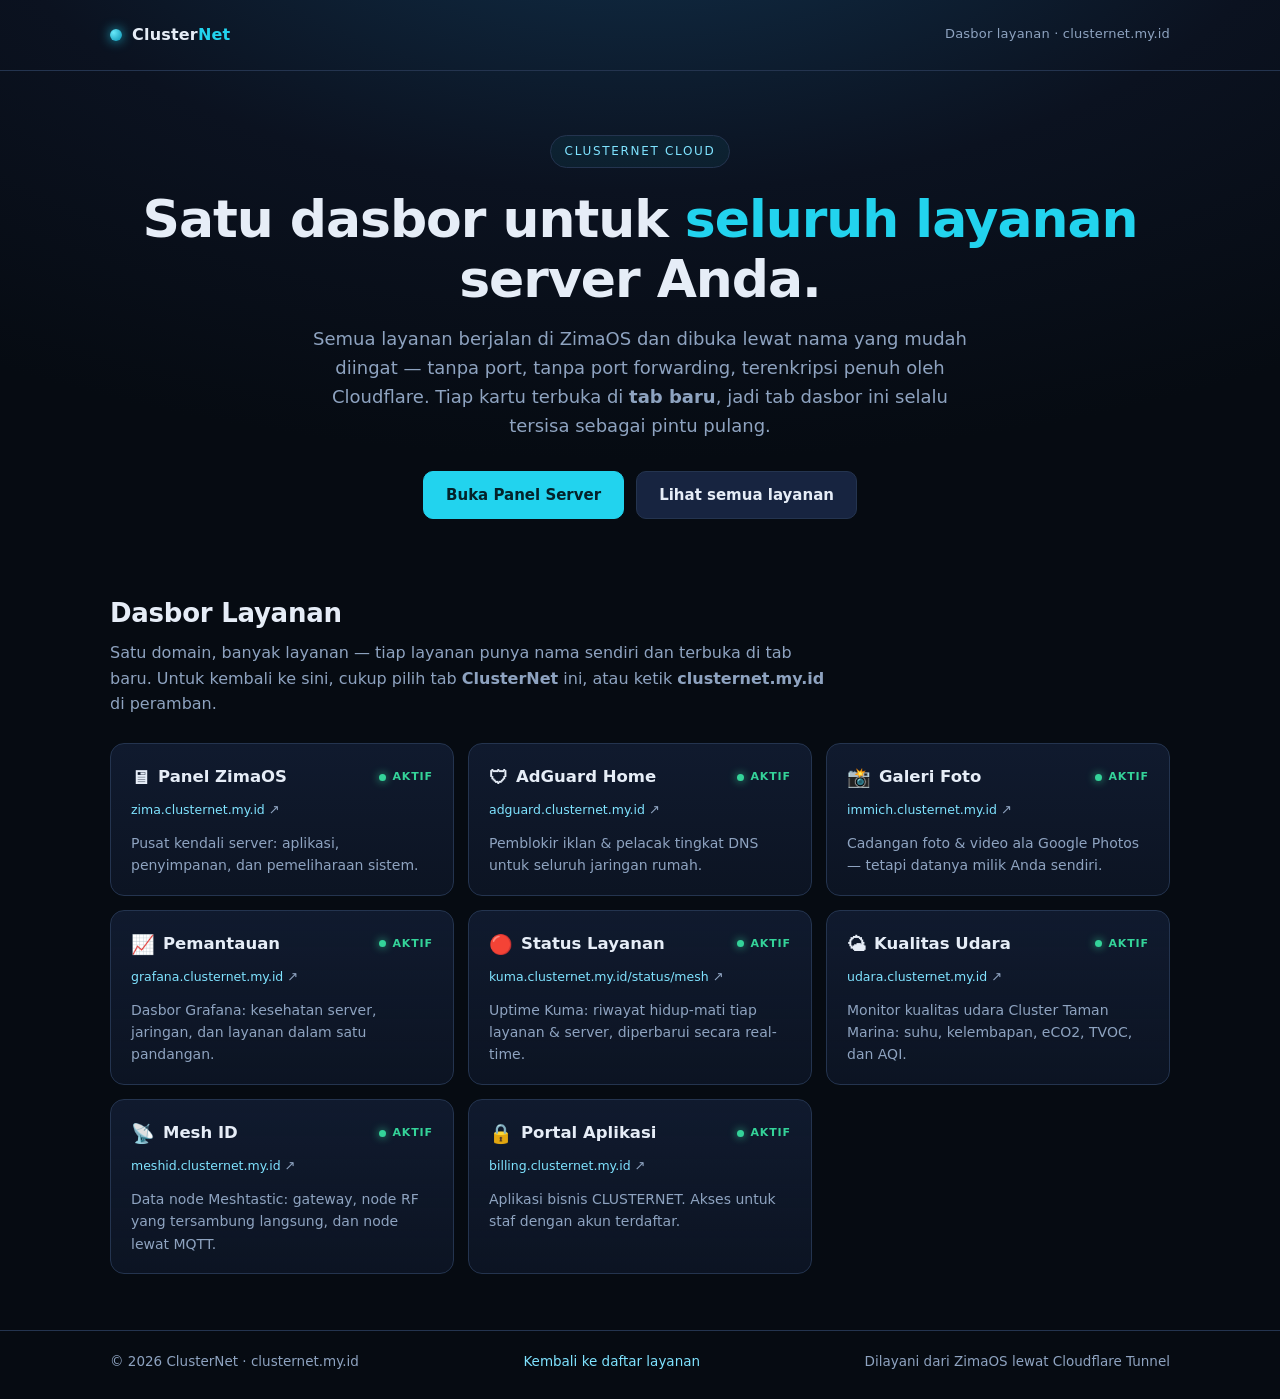
<file: zima-hosting/situs/index.html>
<!doctype html>
<html lang="id">
<head>
<meta charset="utf-8">
<meta name="viewport" content="width=device-width, initial-scale=1">
<title>ClusterNet — Dasbor Layanan</title>
<meta name="description" content="ClusterNet Cloud: satu dasbor untuk semua layanan ZimaOS (panel server, foto, pemantauan, AdGuard, billing) — dijangkau dari mana saja lewat Cloudflare, tanpa port forwarding.">
<link rel="icon" href="data:image/svg+xml,%3Csvg xmlns='http://www.w3.org/2000/svg' viewBox='0 0 32 32'%3E%3Crect width='32' height='32' rx='7' fill='%230b1220'/%3E%3Ccircle cx='16' cy='16' r='7' fill='%2322d3ee'/%3E%3C/svg%3E">
<style>
  :root {
    color-scheme: dark;
    --bg: #0b1220; --bg2: #060b12; --panel: #101a2e; --panel2: #172440;
    --line: #24344f; --text: #e6edf7; --muted: #8ea3c0;
    --cyan: #22d3ee; --cyan-dim: #7fe3ff; --green: #34d399;
  }
  * { box-sizing: border-box; }
  body {
    margin: 0; background: radial-gradient(1200px 600px at 50% -10%, #11324d 0%, var(--bg) 55%, var(--bg2) 100%);
    color: var(--text); font: 16px/1.6 system-ui, "Segoe UI", Roboto, sans-serif;
    min-height: 100vh; display: flex; flex-direction: column;
  }
  a { color: var(--cyan-dim); text-decoration: none; }
  a:hover { text-decoration: underline; }
  .wrap { width: min(1060px, 92%); margin: 0 auto; }

  header { padding: 22px 0; border-bottom: 1px solid var(--line); }
  .merek { display: flex; align-items: center; gap: 10px; font-weight: 700; letter-spacing: .2px; }
  .merek .keterangan { margin-left: auto; font-weight: 400; font-size: 13px; color: var(--muted); }
  .titik { width: 12px; height: 12px; border-radius: 50%;
           background: radial-gradient(circle at 30% 30%, #67e8f9, #0891b2);
           box-shadow: 0 0 12px rgba(34,211,238,.8); }

  main { flex: 1; }
  .hero { text-align: center; padding: 64px 0 40px; }
  .badge { display: inline-block; font-size: 12px; letter-spacing: .14em; text-transform: uppercase;
           color: var(--cyan-dim); border: 1px solid var(--line); border-radius: 999px;
           padding: 6px 14px; margin-bottom: 22px; background: rgba(34,211,238,.06); }
  h1 { font-size: clamp(30px, 6vw, 52px); line-height: 1.15; margin: 0 0 16px; letter-spacing: -0.02em; }
  h1 em { font-style: normal; color: var(--cyan); }
  .hero p { color: var(--muted); font-size: clamp(15px, 2.4vw, 18px); max-width: 660px; margin: 0 auto 30px; }
  .tombol { display: inline-flex; gap: 12px; flex-wrap: wrap; justify-content: center; }
  .btn { padding: 11px 22px; border-radius: 10px; font-weight: 600; font-size: 15px;
         border: 1px solid var(--line); color: var(--text); background: var(--panel2);
         transition: border-color .15s, transform .15s; }
  .btn:hover { border-color: var(--cyan); text-decoration: none; transform: translateY(-1px); }
  .btn.utama { background: var(--cyan); border-color: var(--cyan); color: #04222a; }

  h2 { font-size: clamp(20px, 3.6vw, 26px); margin: 0 0 6px; letter-spacing: -0.01em; }
  .sub2 { color: var(--muted); margin: 0 0 26px; max-width: 720px; }
  .layanan { padding: 34px 0 56px; }
  .grid { display: grid; grid-template-columns: repeat(auto-fit, minmax(280px, 1fr)); gap: 14px; }
  .kartu { display: block; background: linear-gradient(180deg, var(--panel), rgba(16,26,46,.6));
           border: 1px solid var(--line); border-radius: 14px; padding: 18px 20px;
           color: var(--text); transition: border-color .15s, transform .15s, box-shadow .15s; }
  .kartu:hover { border-color: var(--cyan); transform: translateY(-2px);
                 box-shadow: 0 8px 24px rgba(0,0,0,.35); text-decoration: none; }
  .kartu h3 { margin: 0 0 4px; font-size: 16.5px; display: flex; align-items: center; gap: 8px; }
  .kartu .url { color: var(--cyan-dim); font-size: 12.5px; word-break: break-all; }
  .kartu p { color: var(--muted); font-size: 14px; margin: 10px 0 0; }
  .status { display: inline-flex; align-items: center; gap: 6px; margin-left: auto;
            font-size: 11px; letter-spacing: .08em; text-transform: uppercase; color: var(--green); }
  .status::before { content: ""; width: 7px; height: 7px; border-radius: 50%; background: var(--green);
                    box-shadow: 0 0 8px rgba(52,211,153,.9); }
  .ikon { font-size: 19px; }
  .luar { color: var(--muted); font-size: 13px; font-weight: 400; }
  .catatan-muat { color: var(--muted); font-size: 14px; margin: 0; }

  footer { border-top: 1px solid var(--line); padding: 20px 0 26px; color: var(--muted); font-size: 13.5px; }
  footer .wrap { display: flex; flex-wrap: wrap; gap: 10px 22px; justify-content: space-between; align-items: center; }
</style>
</head>
<body>
  <header>
    <div class="wrap merek">
      <span class="titik" aria-hidden="true"></span>
      <span>Cluster<span style="color:var(--cyan)">Net</span></span>
      <span class="keterangan">Dasbor layanan &middot; clusternet.my.id</span>
    </div>
  </header>

  <main>
    <section class="hero wrap">
      <span class="badge">ClusterNet Cloud</span>
      <h1>Satu dasbor untuk <em>seluruh layanan</em> server Anda.</h1>
      <p>Semua layanan berjalan di ZimaOS dan dibuka lewat nama yang mudah diingat &mdash; tanpa port, tanpa port&nbsp;forwarding, terenkripsi penuh oleh Cloudflare. Tiap kartu terbuka di <strong>tab baru</strong>, jadi tab dasbor ini selalu tersisa sebagai pintu pulang.</p>
      <div class="tombol">
        <a class="btn utama" href="https://zima.clusternet.my.id" target="_blank" rel="noopener noreferrer">Buka Panel Server</a>
        <a class="btn" href="#layanan">Lihat semua layanan</a>
      </div>
    </section>

    <section id="layanan" class="layanan wrap">
      <h2>Dasbor Layanan</h2>
      <p class="sub2">Satu domain, banyak layanan &mdash; tiap layanan punya nama sendiri dan terbuka di tab baru. Untuk kembali ke sini, cukup pilih tab <strong>ClusterNet</strong> ini, atau ketik <strong>clusternet.my.id</strong> di peramban.</p>
      <!-- Kartu digambar oleh dasbor.js dari ./layanan.json - jangan tulis
           kartu di sini. Berkas itu yang dihasilkan panel-kelola.html, jadi
           menambah subdomain tidak perlu menyunting halaman ini lagi. -->
      <div class="grid" id="daftar-layanan">
        <p class="catatan-muat">Memuat daftar layanan&hellip;</p>
      </div>
      <noscript>
        <p class="catatan-muat">Aktifkan JavaScript untuk melihat daftar layanan, atau buka langsung nama-nama seperti <code>zima.clusternet.my.id</code>.</p>
      </noscript>
    </section>
  </main>

  <footer>
    <div class="wrap">
      <span>&copy; 2026 ClusterNet &middot; clusternet.my.id</span>
      <a href="#layanan">Kembali ke daftar layanan</a>
      <span>Dilayani dari ZimaOS lewat Cloudflare Tunnel</span>
    </div>
  </footer>
  <script src="dasbor.js"></script>
</body>
</html>
</file>
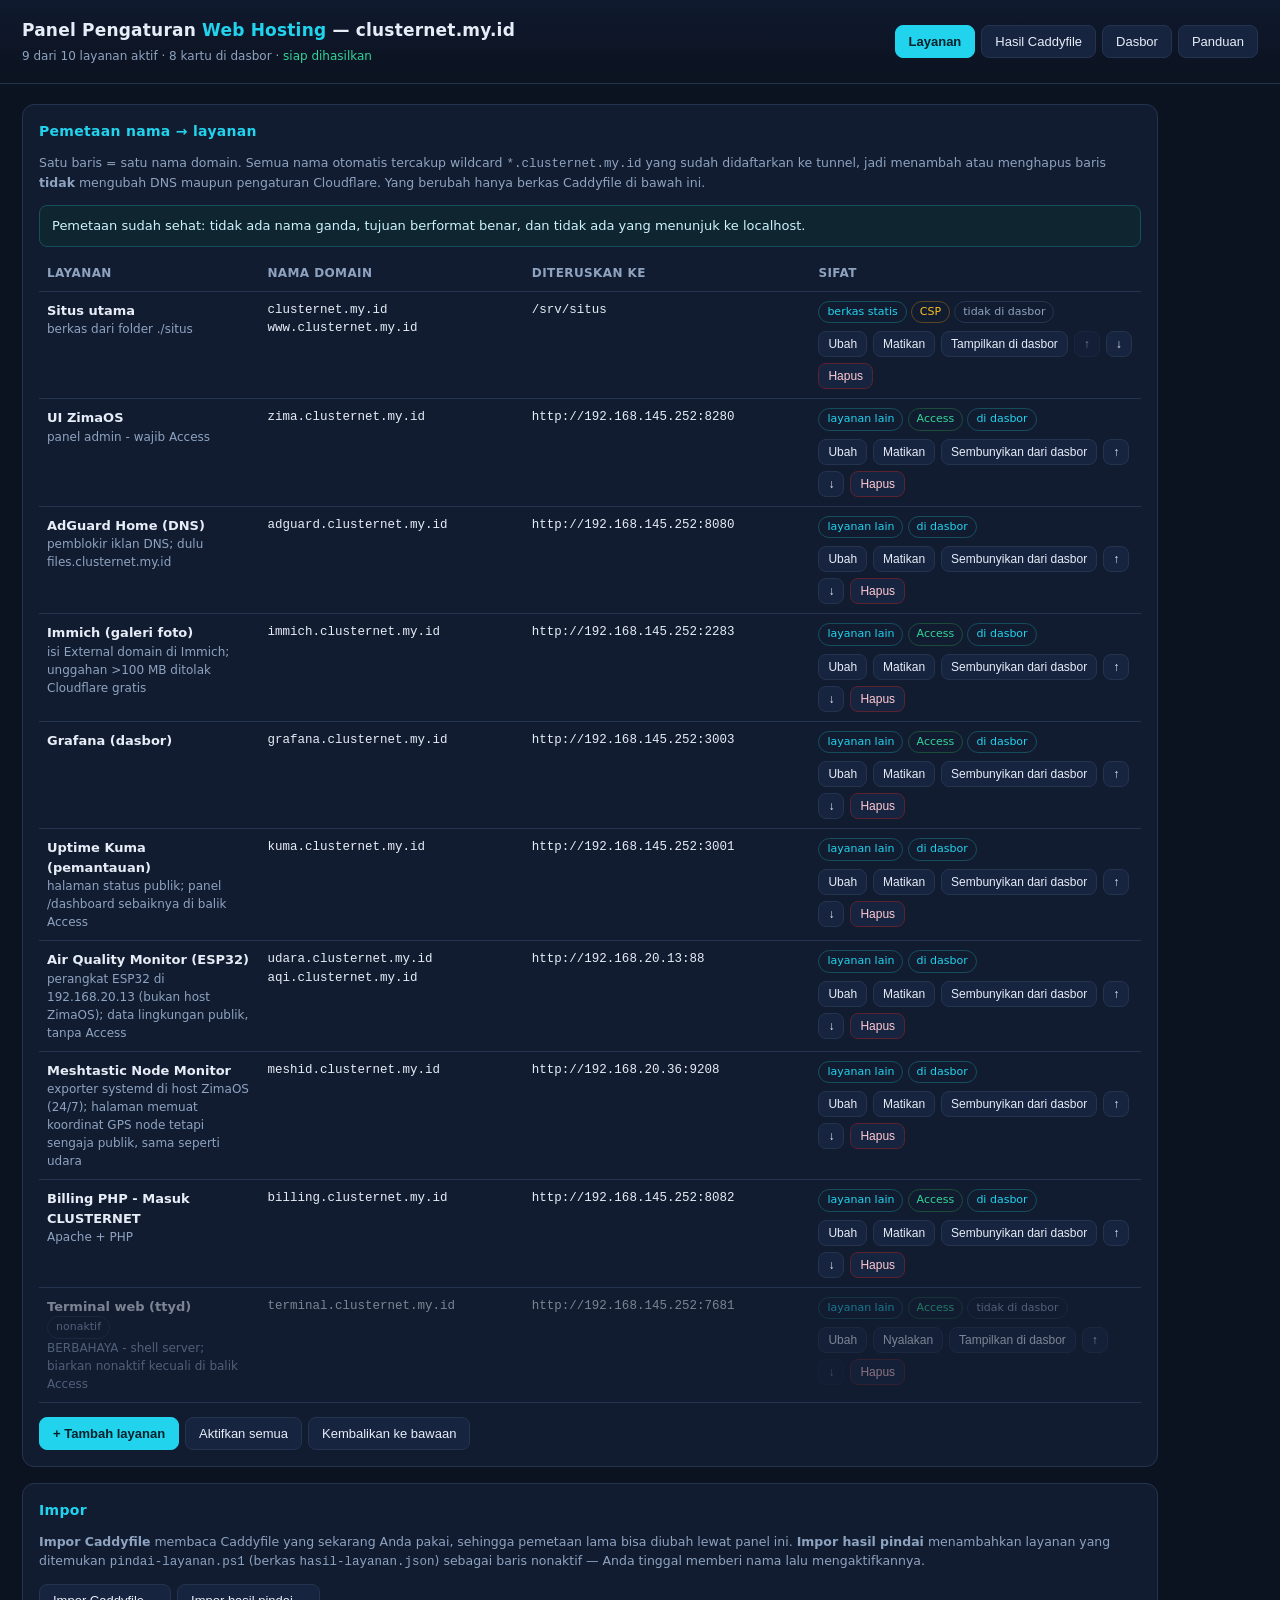
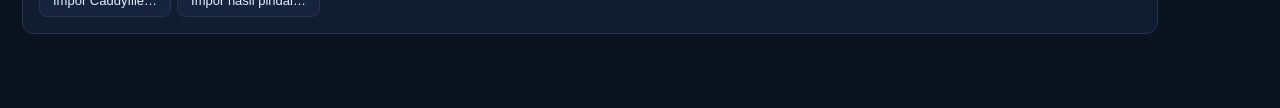
<file: zima-hosting/panel-kelola.html>
<!doctype html>
<html lang="id">
<head>
<meta charset="utf-8" />
<meta name="viewport" content="width=device-width, initial-scale=1" />
<title>Panel Pengaturan Web Hosting - Clusternet</title>
<style>
  :root {
    --bg: #0b1220; --panel: #121c30; --panel2: #172440; --line: #24344f;
    --text: #e6edf7; --muted: #8ea3c0; --cyan: #22d3ee; --green: #34d399;
    --yellow: #fbbf24; --red: #f87171;
  }
  * { box-sizing: border-box; }
  body {
    margin: 0; background: var(--bg); color: var(--text);
    font: 14px/1.5 system-ui, "Segoe UI", Roboto, sans-serif;
  }
  header {
    padding: 18px 22px; border-bottom: 1px solid var(--line);
    background: linear-gradient(180deg, #101a2e, #0b1220);
    display: flex; flex-wrap: wrap; gap: 12px; align-items: center; justify-content: space-between;
  }
  h1 { font-size: 17px; margin: 0; letter-spacing: .2px; }
  h1 span { color: var(--cyan); }
  .sub { color: var(--muted); font-size: 12px; margin-top: 3px; }
  nav { display: flex; gap: 6px; flex-wrap: wrap; }
  nav button, button {
    background: var(--panel2); color: var(--text); border: 1px solid var(--line);
    border-radius: 8px; padding: 8px 13px; cursor: pointer; font-size: 13px;
  }
  nav button:hover, button:hover { border-color: var(--cyan); }
  nav button.aktif { background: var(--cyan); color: #04222a; border-color: var(--cyan); font-weight: 600; }
  button.utama { background: var(--cyan); color: #04222a; border-color: var(--cyan); font-weight: 600; }
  button.bahaya { border-color: #5b2230; color: #ffc9d2; }
  button:disabled { opacity: .45; cursor: not-allowed; }
  main { padding: 20px 22px 60px; max-width: 1180px; }
  section { display: none; }
  section.aktif { display: block; }
  .card {
    background: var(--panel); border: 1px solid var(--line);
    border-radius: 12px; padding: 16px; margin-bottom: 16px;
  }
  h2 { font-size: 14px; margin: 0 0 12px; color: var(--cyan); letter-spacing: .3px; }
  h3 { font-size: 13px; margin: 18px 0 8px; }
  table { width: 100%; border-collapse: collapse; font-size: 13px; }
  th, td { text-align: left; padding: 9px 8px; border-bottom: 1px solid var(--line); vertical-align: top; }
  th { color: var(--muted); font-weight: 600; font-size: 12px; text-transform: uppercase; letter-spacing: .4px; }
  code, .mono { font-family: ui-monospace, "Cascadia Mono", Consolas, monospace; font-size: 12.5px; }
  .chip {
    display: inline-block; padding: 2px 8px; border-radius: 999px;
    font-size: 11px; border: 1px solid var(--line); color: var(--muted);
  }
  .chip.ok { color: var(--green); border-color: #1c4d3a; }
  .chip.warn { color: var(--yellow); border-color: #5a4620; }
  .chip.bad { color: var(--red); border-color: #5b2230; }
  .chip.info { color: var(--cyan); border-color: #164e5c; }
  label { display: block; font-size: 12px; color: var(--muted); margin-bottom: 4px; }
  input[type=text], select, textarea {
    width: 100%; background: #0d1626; color: var(--text);
    border: 1px solid var(--line); border-radius: 8px; padding: 9px 10px; font: inherit;
  }
  textarea { font-family: ui-monospace, Consolas, monospace; font-size: 12.5px; resize: vertical; }
  .baris { display: grid; gap: 12px; grid-template-columns: repeat(auto-fit, minmax(190px, 1fr)); }
  .aksi { display: flex; gap: 6px; flex-wrap: wrap; }
  td .aksi { flex-wrap: wrap; }
  td .aksi button { padding: 5px 9px; font-size: 12px; }
  .pesan { border-radius: 8px; padding: 10px 12px; font-size: 13px; margin-bottom: 8px; border: 1px solid; }
  .pesan.gagal { background: #2a1218; border-color: #5b2230; color: #ffd7dd; }
  .pesan.peringatan { background: #2a2312; border-color: #5a4620; color: #ffeec2; }
  .pesan.info { background: #0f2530; border-color: #164e5c; color: #cdf3fb; }
  .catatan { color: var(--muted); font-size: 12.5px; }
  ul.rapat { margin: 6px 0 0; padding-left: 18px; }
  ul.rapat li { margin-bottom: 5px; }
  .kecil { font-size: 12px; color: var(--muted); }
  .kunci { color: var(--cyan); }
  .pratinjau { display: grid; gap: 10px; grid-template-columns: repeat(auto-fit, minmax(230px, 1fr)); }
  .pratinjau .mini { background: var(--panel2); border: 1px solid var(--line); border-radius: 10px; padding: 12px; }
  .pratinjau .mini .judul { font-weight: 600; }
  .pratinjau .mini .url { color: var(--cyan); font-size: 12px; word-break: break-all; margin-top: 3px; }
  .pratinjau .mini p { color: var(--muted); font-size: 12px; margin: 7px 0 0; }
</style>
</head>
<body>
<header>
  <div>
    <h1>Panel Pengaturan <span>Web Hosting</span> — clusternet.my.id</h1>
    <div class="sub" id="ringkas">&nbsp;</div>
  </div>
  <nav>
    <button data-tab="layanan" class="aktif">Layanan</button>
    <button data-tab="hasil">Hasil Caddyfile</button>
    <button data-tab="dasbor">Dasbor</button>
    <button data-tab="panduan">Panduan</button>
  </nav>
</header>

<main>
  <!-- ============ TAB LAYANAN ============ -->
  <section id="tab-layanan" class="aktif">
    <div class="card">
      <h2>Pemetaan nama → layanan</h2>
      <p class="catatan">
        Satu baris = satu nama domain. Semua nama otomatis tercakup wildcard
        <code>*.clusternet.my.id</code> yang sudah didaftarkan ke tunnel, jadi
        menambah atau menghapus baris <strong>tidak</strong> mengubah DNS maupun pengaturan
        Cloudflare. Yang berubah hanya berkas Caddyfile di bawah ini.
      </p>
      <div id="kabar-migrasi" style="display:none"></div>
      <div id="daftar-masalah"></div>
      <div style="overflow:auto">
        <table>
          <thead>
            <tr>
              <th style="width:20%">Layanan</th>
              <th style="width:24%">Nama domain</th>
              <th style="width:26%">Diteruskan ke</th>
              <th style="width:30%">Sifat</th>
            </tr>
          </thead>
          <tbody id="tabel-layanan"></tbody>
        </table>
      </div>
      <div class="aksi" style="margin-top:14px">
        <button class="utama" id="btn-baru">+ Tambah layanan</button>
        <button id="btn-aktifkan-semua">Aktifkan semua</button>
        <button id="btn-bawaan">Kembalikan ke bawaan</button>
      </div>
    </div>

    <div class="card" id="kartu-ubah" style="display:none">
      <h2 id="judul-form">Tambah layanan</h2>
      <div class="baris">
        <div>
          <label for="f-nama">Nama layanan</label>
          <input type="text" id="f-nama" placeholder="Immich" />
        </div>
        <div>
          <label for="f-host">Nama domain (boleh lebih dari satu, pisahkan dengan koma)</label>
          <input type="text" id="f-host" placeholder="immich.clusternet.my.id" />
        </div>
      </div>
      <div class="baris" style="margin-top:12px">
        <div>
          <label for="f-jenis">Jenis</label>
          <select id="f-jenis">
            <option value="proxy">Teruskan ke layanan lain (paling umum)</option>
            <option value="statis">Sajikan berkas dari folder ./situs</option>
            <option value="404">Balas 404 (nama dicadangkan)</option>
          </select>
        </div>
        <div id="bungkus-target">
          <label for="f-target">Alamat tujuan (host:port)</label>
          <input type="text" id="f-target" placeholder="192.168.145.252:2283" />
        </div>
        <div>
          <label for="f-skema">Skema ke tujuan</label>
          <select id="f-skema">
            <option value="http">http (layanan polos)</option>
            <option value="https">https (layanan bersertifikat sendiri)</option>
          </select>
        </div>
      </div>
      <div class="baris" style="margin-top:12px">
        <div>
          <label for="f-catatan">Catatan (bebas)</label>
          <input type="text" id="f-catatan" placeholder="wajib pakai Cloudflare Access" />
        </div>
        <div>
          <label for="f-penjaga">Penjagaan</label>
          <div style="display:flex; gap:14px; align-items:center; padding-top:6px">
            <label style="display:flex; gap:6px; align-items:center; margin:0">
              <input type="checkbox" id="f-access" /> Cloudflare Access
            </label>
            <label style="display:flex; gap:6px; align-items:center; margin:0">
              <input type="checkbox" id="f-csp" /> Pasang CSP (hanya untuk situs statis)
            </label>
          </div>
        </div>
      </div>
      <div class="baris" style="margin-top:12px">
        <div>
          <label for="f-judul">Judul di dasbor</label>
          <input type="text" id="f-judul" placeholder="Panel ZimaOS" />
        </div>
        <div>
          <label for="f-ikon">Ikon dasbor (satu emoji, boleh kosong)</label>
          <input type="text" id="f-ikon" placeholder="🖥" />
        </div>
        <div>
          <label for="f-jalur">Jalur di dasbor (opsional)</label>
          <input type="text" id="f-jalur" placeholder="/status/mesh" />
        </div>
      </div>
      <div style="margin-top:12px">
        <label for="f-deskripsi">Deskripsi di dasbor</label>
        <input type="text" id="f-deskripsi" placeholder="Pusat kendali server: aplikasi, penyimpanan, dan pemeliharaan sistem." />
      </div>
      <div style="margin-top:12px">
        <label style="display:flex; gap:6px; align-items:center; margin:0">
          <input type="checkbox" id="f-dasbor" /> Tampilkan kartu layanan ini di dasbor clusternet.my.id
        </label>
      </div>
      <div class="aksi" style="margin-top:14px">
        <button class="utama" id="btn-simpan">Simpan</button>
        <button id="btn-batal">Batal</button>
      </div>
    </div>

    <div class="card">
      <h2>Impor</h2>
      <p class="catatan">
        <strong>Impor Caddyfile</strong> membaca Caddyfile yang sekarang Anda pakai, sehingga
        pemetaan lama bisa diubah lewat panel ini.
        <strong>Impor hasil pindai</strong> menambahkan layanan yang ditemukan
        <code>pindai-layanan.ps1</code> (berkas <code>hasil-layanan.json</code>) sebagai baris
        nonaktif — Anda tinggal memberi nama lalu mengaktifkannya.
      </p>
      <div class="aksi">
        <button id="btn-buka-impor-caddy">Impor Caddyfile…</button>
        <button id="btn-buka-impor-pindai">Impor hasil pindai…</button>
      </div>

      <div id="kartu-impor-caddy" style="display:none; margin-top:14px">
        <label for="teks-impor-caddy">Tempel isi Caddyfile</label>
        <textarea id="teks-impor-caddy" rows="8" placeholder="tempel di sini…"></textarea>
        <div class="aksi" style="margin-top:10px">
          <button class="utama" id="btn-terapkan-caddy">Baca dan ganti pemetaan</button>
          <button id="btn-tutup-impor-caddy">Batal</button>
        </div>
        <div id="hasil-impor-caddy"></div>
      </div>

      <div id="kartu-impor-pindai" style="display:none; margin-top:14px">
        <label for="berkas-pindai">Pilih berkas <code>hasil-layanan.json</code>, atau tempel isinya</label>
        <input type="file" id="berkas-pindai" accept=".json,application/json" style="margin-bottom:8px" />
        <textarea id="teks-impor-pindai" rows="6" placeholder="{ … }"></textarea>
        <div class="aksi" style="margin-top:10px">
          <button class="utama" id="btn-terapkan-pindai">Tambahkan yang belum terpetakan</button>
          <button id="btn-tutup-impor-pindai">Batal</button>
        </div>
        <div id="hasil-impor-pindai"></div>
      </div>
    </div>
  </section>

  <!-- ============ TAB HASIL ============ -->
  <section id="tab-hasil">
    <div class="card">
      <h2>Caddyfile yang dihasilkan</h2>
      <div class="pesan info">
        Tombol <strong>Terapkan ke ZimaOS</strong> mengirim Caddyfile ini langsung ke
        server: divalidasi dulu dengan <code>caddy validate</code>, dipasang, lalu
        <code>web-router</code> di-restart. Bila Caddy gagal hidup dengan konfigurasi
        baru, berkas lama <strong>dipulihkan otomatis</strong>. Tanpa deployer, salin
        manual seperti dulu.
      </div>
      <div id="kotak-terapkan" style="display:none; margin-bottom:14px">
        <div class="baris">
          <div>
            <label for="terapkan-url">Alamat deployer (default sudah benar)</label>
            <input type="text" id="terapkan-url" value="http://192.168.20.36:8791" />
          </div>
          <div>
            <label for="terapkan-token">Token deploy (sama dengan DEPLOY_TOKEN di .env)</label>
            <input type="password" id="terapkan-token" placeholder="tempel token di sini" />
          </div>
          <div style="display:flex; align-items:flex-end">
            <div class="aksi" style="width:100%">
              <button class="utama" id="btn-terapkan">Terapkan &amp; restart Caddy</button>
              <button id="btn-cek-deployer">Cek koneksi</button>
            </div>
          </div>
        </div>
        <div id="hasil-terapkan" class="catatan" style="margin-top:8px">&nbsp;</div>
      </div>
      <div class="aksi" style="margin-bottom:12px">
        <button class="utama" id="btn-hasilkan">Hasilkan ulang</button>
        <button id="btn-salin">Salin Caddyfile</button>
        <button id="btn-unduh">Unduh sebagai Caddyfile</button>
        <button id="btn-salin-restart">Salin perintah restart</button>
      </div>
      <textarea id="teks-hasil" rows="26" readonly></textarea>
      <div id="status-salin" class="catatan" style="margin-top:8px">&nbsp;</div>
    </div>
    <div class="card">
      <h2>Manifest dasbor (situs/layanan.json)</h2>
      <div class="pesan info">
        Dasbor <code>clusternet.my.id</code> menggambar kartunya dari berkas ini, bukan dari
        HTML yang ditulis tangan. Berkas yang sama ikut dikirim saat Anda menekan
        <strong>Terapkan ke ZimaOS</strong>, jadi subdomain baru muncul sebagai kartu tanpa
        menyunting <code>situs/index.html</code>. Hanya baris yang bertanda <em>dasbor</em>
        di tab Layanan yang ikut ke sini.
      </div>
      <div class="aksi" style="margin-bottom:12px">
        <button class="utama" id="btn-manifest-ulang">Hasilkan ulang</button>
        <button id="btn-salin-manifest">Salin manifest</button>
        <button id="btn-unduh-manifest">Unduh sebagai layanan.json</button>
      </div>
      <textarea id="teks-manifest" rows="16" readonly></textarea>
    </div>
    <div class="card">
      <h2>Nama yang belum dicatat di panduan</h2>
      <p class="catatan">
        Validator memeriksa bahwa setiap nama domain di Caddyfile juga dijelaskan di
        <code>PANDUAN-WEBHOSTING.md</code>. Bila daftar di bawah tidak kosong, tambahkan
        barisnya ke tabel panduan agar pemeriksaan tetap lolos.
      </p>
      <div id="daftar-belum-panduan"></div>
    </div>
  </section>

  <!-- ============ TAB DASBOR ============ -->
  <section id="tab-dasbor">
    <div class="card">
      <h2>Kartu yang tampil di clusternet.my.id</h2>
      <p class="catatan">
        Centang di sini hanya mengatur <strong>kartu yang dipajang</strong> di
        <code>clusternet.my.id</code>. Subdomainnya sendiri <strong>tetap aktif</strong>:
        rutenya tetap ada di Caddyfile dan alamatnya tetap bisa dibuka langsung.
        Untuk benar-benar mematikan sebuah subdomain, pakai tombol <em>Matikan</em> di
        tab <em>Layanan</em> - itu yang mengubah Caddyfile.
      </p>
      <div id="ringkas-dasbor" class="catatan" style="margin:10px 0">&nbsp;</div>
      <div style="overflow:auto">
        <table>
          <thead>
            <tr>
              <th style="width:36%">Layanan</th>
              <th style="width:30%">Nama domain</th>
              <th style="width:16%">Rute</th>
              <th style="width:18%">Kartu di dasbor</th>
            </tr>
          </thead>
          <tbody id="tabel-dasbor"></tbody>
        </table>
      </div>
    </div>
    <div class="card">
      <h2>Pratinjau kartu</h2>
      <p class="catatan">
        Beginilah dasbor akan terlihat. Urutannya mengikuti urutan baris di tab
        <em>Layanan</em> - geser dengan tombol ↑ ↓ bila ingin menaruh kartu penting
        di depan.
      </p>
      <div id="pratinjau-dasbor" class="pratinjau"></div>
    </div>
  </section>

  <!-- ============ TAB PANDUAN ============ -->
  <section id="tab-panduan">
    <div class="card">
      <h2>Urutan pengerjaan</h2>
      <ul class="rapat">
        <li><strong>Pindai layanan</strong> — <code>powershell -ExecutionPolicy Bypass -File .\pindai-layanan.ps1</code> untuk tahu aplikasi apa saja yang hidup beserta portnya.</li>
        <li><strong>Atur pemetaan</strong> di tab <em>Layanan</em>, lalu salin hasilnya dari tab <em>Hasil Caddyfile</em>.</li>
        <li><strong>Dasbor ikut sendiri</strong> — baris bertanda <em>dasbor</em> otomatis masuk ke <code>situs/layanan.json</code>, jadi kartu di <code>clusternet.my.id</code> tidak perlu disunting lagi.</li>
        <li><strong>Periksa</strong> — <code>node validasi-hosting.mjs</code> (di akar repo). Kode keluar 1 berarti ada yang harus dibetulkan.</li>
        <li><strong>Pasang</strong> — di ZimaOS: <code>docker compose restart caddy</code>.</li>
        <li><strong>Kunci panel admin</strong> dengan Cloudflare Access (Zero Trust → Access → Applications → Self-hosted).</li>
      </ul>
    </div>
    <div class="card">
      <h2>Hal yang sering bikin gagal</h2>
      <ul class="rapat">
        <li>Menulis <code>127.0.0.1</code> atau <code>localhost</code> sebagai tujuan: Caddy berjalan di dalam container, jadi alamat itu menunjuk ke container itu sendiri. Pakai IP host, misalnya <code>192.168.145.252</code>.</li>
        <li>Memetakan terminal web (port <code>7681</code>/<code>7682</code>): siapa pun yang menemukannya bisa masuk ke shell server. Lewatkan ZeroTier atau Cloudflare Access.</li>
        <li>Menaruh CSP di blok layanan yang bukan situs statis: antarmuka ZimaOS akan rusak karena memuat banyak skrip inline.</li>
        <li>Wildcard <code>*.clusternet.my.id</code> hanya berlaku satu tingkat — <code>a.b.clusternet.my.id</code> tidak tercakup.</li>
        <li>Immich: isi <em>External domain</em> di pengaturannya dengan <code>https://immich.clusternet.my.id</code>, kalau tidak tautan berbagi akan menunjuk alamat internal.</li>
        <li>Cloudflare gratis menolak unggahan di atas 100 MB, jadi video besar di Immich sebaiknya diunggah dari LAN.</li>
      </ul>
    </div>
    <div class="card">
      <h2>Kenapa tanpa port forwarding</h2>
      <p class="catatan">
        Cloudflare Tunnel membuat koneksi <strong>keluar</strong> dari server ke Cloudflare,
        jadi router tidak perlu membuka apa pun. Satu tunnel menunjuk ke satu alamat
        (<code>http://caddy:80</code>), dan Caddy-lah yang memilih layanan berdasarkan nama
        domain yang diminta pengunjung. Itu sebabnya menambah layanan tidak menyentuh
        router, DNS, ataupun pengaturan tunnel.
      </p>
    </div>
  </section>
</main>

<script>
"use strict";

// ============================================================
// Data bawaan: cerminan zima-hosting/Caddyfile di repo ini
// ============================================================
const HOST_STATIS = '/srv/situs';
const CSP_STATIS = "default-src 'self'; img-src 'self' data:; style-src 'self' 'unsafe-inline'; script-src 'self'; base-uri 'none'; form-action 'self'; frame-ancestors 'self'";
const TARGET_ZIMA = '192.168.145.252';

const BAWAAN = () => ([
  { nama: 'Situs utama', host: 'clusternet.my.id, www.clusternet.my.id', jenis: 'statis',
    target: '', skema: 'http', csp: true, access: false, aktif: true,
    catatan: 'berkas dari folder ./situs',
    dasbor: false, judul: '', ikon: '', jalur: '', deskripsi: '' },
  { nama: 'UI ZimaOS', host: 'zima.clusternet.my.id', jenis: 'proxy', target: TARGET_ZIMA + ':8280',
    skema: 'http', csp: false, access: true, aktif: true, catatan: 'panel admin - wajib Access',
    dasbor: true, judul: 'Panel ZimaOS', ikon: '🖥', jalur: '',
    deskripsi: 'Pusat kendali server: aplikasi, penyimpanan, dan pemeliharaan sistem.' },
  { nama: 'AdGuard Home (DNS)', host: 'adguard.clusternet.my.id', jenis: 'proxy',
    target: TARGET_ZIMA + ':8080', skema: 'http', csp: false, access: false, aktif: true,
    catatan: 'pemblokir iklan DNS; dulu files.clusternet.my.id',
    dasbor: true, judul: 'AdGuard Home', ikon: '🛡', jalur: '',
    deskripsi: 'Pemblokir iklan & pelacak tingkat DNS untuk seluruh jaringan rumah.' },
  { nama: 'Immich (galeri foto)', host: 'immich.clusternet.my.id', jenis: 'proxy',
    target: TARGET_ZIMA + ':2283', skema: 'http', csp: false, access: true, aktif: true,
    catatan: 'isi External domain di Immich; unggahan >100 MB ditolak Cloudflare gratis',
    dasbor: true, judul: 'Galeri Foto', ikon: '📸', jalur: '',
    deskripsi: 'Cadangan foto & video ala Google Photos — tetapi datanya milik Anda sendiri.' },
  { nama: 'Grafana (dasbor)', host: 'grafana.clusternet.my.id', jenis: 'proxy',
    target: TARGET_ZIMA + ':3003', skema: 'http', csp: false, access: true, aktif: true, catatan: '',
    dasbor: true, judul: 'Pemantauan', ikon: '📈', jalur: '',
    deskripsi: 'Dasbor Grafana: kesehatan server, jaringan, dan layanan dalam satu pandangan.' },
  { nama: 'Uptime Kuma (pemantauan)', host: 'kuma.clusternet.my.id', jenis: 'proxy',
    target: TARGET_ZIMA + ':3001', skema: 'http', csp: false, access: false, aktif: true,
    catatan: 'halaman status publik; panel /dashboard sebaiknya di balik Access',
    dasbor: true, judul: 'Status Layanan', ikon: '🔴', jalur: '/status/mesh',
    deskripsi: 'Uptime Kuma: riwayat hidup-mati tiap layanan & server, diperbarui secara real-time.' },
  { nama: 'Air Quality Monitor (ESP32)', host: 'udara.clusternet.my.id, aqi.clusternet.my.id', jenis: 'proxy',
    target: '192.168.20.13:88', skema: 'http', csp: false, access: false, aktif: true,
    catatan: 'perangkat ESP32 di 192.168.20.13 (bukan host ZimaOS); data lingkungan publik, tanpa Access',
    dasbor: true, judul: 'Kualitas Udara', ikon: '🌤', jalur: '',
    deskripsi: 'Monitor kualitas udara ESP32 di Cluster Taman Marina: suhu, kelembapan, eCO2, TVOC, dan AQI.' },
  { nama: 'Meshtastic Node Monitor', host: 'meshid.clusternet.my.id', jenis: 'proxy',
    target: '192.168.20.36:9208', skema: 'http', csp: false, access: false, aktif: true,
    catatan: 'exporter systemd di host ZimaOS (24/7); halaman memuat koordinat GPS node tetapi sengaja publik, sama seperti udara',
    dasbor: true, judul: 'Mesh ID', ikon: '📡', jalur: '',
    deskripsi: 'Data node Meshtastic: gateway, node RF yang tersambung langsung, dan node lewat MQTT.' },
  { nama: 'Billing PHP - Masuk CLUSTERNET', host: 'billing.clusternet.my.id', jenis: 'proxy',
    target: TARGET_ZIMA + ':8082', skema: 'http', csp: false, access: true, aktif: true, catatan: 'Apache + PHP',
    dasbor: true, judul: 'Portal Aplikasi', ikon: '🔒', jalur: '',
    deskripsi: 'Aplikasi bisnis CLUSTERNET. Akses untuk staf dengan akun terdaftar.' },
  { nama: 'Terminal web (ttyd)', host: 'terminal.clusternet.my.id', jenis: 'proxy',
    target: TARGET_ZIMA + ':7681', skema: 'http', csp: false, access: true, aktif: false,
    catatan: 'BERBAHAYA - shell server; biarkan nonaktif kecuali di balik Access',
    dasbor: false, judul: 'Terminal web', ikon: '⌨', jalur: '', deskripsi: '' }
]);

const KUNCI_SIMPAN = 'panel-hosting-clusternet-v1';
let state = { layanan: [], ubah: -1, sidikBawaan: '', dilewati: null };

// ============================================================
// Penyimpanan
// ============================================================

// Sidik jari pemetaan bawaan: kumpulan nama domain + tujuan + jenis.
// Bila repo mengubah nama atau tujuan layanan (mis. AdGuard yang dulu
// files.clusternet.my.id di-rename, atau billing yang dulu portal),
// sidik jari ini ikut berubah. State lama yang sidik jarinya berbeda
// otomatis dibuang supaya panel TIDAK PERNAH menerapkan pemetaan yang
// lebih tua daripada Caddyfile di repo.
function sidikJari(daftar) {
  return daftar.map(l =>
    hostDaftar(l.host).map(h => h.toLowerCase()).sort().join(',') +
    '>' + String(l.target || '') + '/' + l.jenis +
    '/' + (l.dasbor ? 'D' : '-') + ':' + String(l.judul || '') + ':' + String(l.jalur || '')
  ).sort().join('|');
}

function muat() {
  const bawaan = BAWAAN();
  state.sidikBawaan = sidikJari(bawaan);
  try {
    const teks = localStorage.getItem(KUNCI_SIMPAN);
    if (teks) {
      const isi = JSON.parse(teks);
      if (isi && Array.isArray(isi.layanan) && isi.layanan.length) {
        if (isi.sidik === state.sidikBawaan) { state.layanan = isi.layanan; return; }
        // Data dari versi pemetaan lama: jangan dipakai, tapi catat untuk pemberitahuan.
        state.dilewati = { lama: isi.layanan, baru: bawaan };
      }
    }
  } catch (e) { /* data rusak - pakai bawaan */ }
  state.layanan = bawaan;
}
function simpan() {
  try { localStorage.setItem(KUNCI_SIMPAN, JSON.stringify({ sidik: state.sidikBawaan, layanan: state.layanan })); } catch (e) {}
}

// Beri tahu sekali bila pemetaan lama diabaikan, lengkap dengan bedanya.
function kabarMigrasi() {
  const wadah = el('kabar-migrasi');
  if (!state.dilewati) { wadah.style.display = 'none'; return; }
  const lama = new Set(), baru = new Set();
  state.dilewati.lama.forEach(l => hostDaftar(l.host).forEach(h => lama.add(h.toLowerCase())));
  state.dilewati.baru.forEach(l => hostDaftar(l.host).forEach(h => baru.add(h.toLowerCase())));
  const hilang = [...lama].filter(h => !baru.has(h));
  const tambah = [...baru].filter(h => !lama.has(h));
  wadah.innerHTML =
    '<div class="pesan peringatan">' +
    '<strong>Pemetaan lama diabaikan.</strong> Data tersimpan di peramban ini dibuat sebelum pemetaan repo berubah, jadi tidak dipakai — panel memuat pemetaan terbaru dari repo supaya Anda tidak sengaja menerapkan nama lama.' +
    (hilang.length ? '<br>Nama lama yang tidak lagi dipakai: <span class="mono">' + hilang.map(esc).join(', ') + '</span>' : '') +
    (tambah.length ? '<br>Nama baru yang kini tersedia: <span class="mono">' + tambah.map(esc).join(', ') + '</span>' : '') +
    ' <button id="btn-tutup-migrasi" style="margin-left:6px">Mengerti</button></div>';
  wadah.style.display = 'block';
  el('btn-tutup-migrasi').onclick = () => { wadah.style.display = 'none'; };
}

// ============================================================
// Pemeriksaan (meniru aturan validasi-hosting.mjs)
// ============================================================
function hostDaftar(host) {
  return String(host || '').split(',').map(h => h.trim()).filter(Boolean);
}
function periksa() {
  const masalah = [];
  const lihat = new Set();
  state.layanan.filter(l => l.aktif).forEach((l, i) => {
    const nama = l.nama || '(tanpa nama)';
    const host = hostDaftar(l.host);
    if (!host.length) masalah.push(['GAGAL', `${nama}: nama domain belum diisi.`]);
    host.forEach(h => {
      if (/^https?:\/\//.test(h) || h.includes('/')) masalah.push(['GAGAL', `${nama}: "${h}" tidak boleh memuat http:// atau garis miring - tulis namanya saja.`]);
      if (h.includes(':')) masalah.push(['GAGAL', `${nama}: "${h}" memuat titik dua (port). Port hanya ada di kolom tujuan, bukan di nama domain.`]);
      if (h !== h.toLowerCase()) masalah.push(['GAGAL', `${nama}: "${h}" harus huruf kecil.`]);
      if (h.includes('*') && !/^\*\.[a-z0-9.-]+$/.test(h)) masalah.push(['GAGAL', `${nama}: wildcard hanya boleh di depan sebagai *.nama.`]);
      if (/^\*\./.test(h)) masalah.push(['PERINGATAN', `${nama}: "${h}" adalah wildcard - blok 404 sudah menanganinya, baris ini mungkin tidak perlu.`]);
      const kunci = h.toLowerCase();
      if (lihat.has(kunci)) masalah.push(['GAGAL', `Nama "${h}" dipakai lebih dari satu baris.`]);
      lihat.add(kunci);
      if (/^(zima|admin|portal|grafana|terminal)/.test(h) && !l.access) masalah.push(['PERINGATAN', `${nama}: "${h}" tampak seperti panel admin, sebaiknya tandai "Cloudflare Access".`]);
    });
    if (l.jenis === 'proxy') {
      const t = String(l.target || '').trim();
      if (!t) masalah.push(['GAGAL', `${nama}: alamat tujuan belum diisi.`]);
      else {
        if (!/^[a-z0-9.-]+:\d+$/.test(t.replace(/^https?:\/\//, ''))) masalah.push(['GAGAL', `${nama}: tujuan "${t}" harus berbentuk host:port, mis. ${TARGET_ZIMA}:2283.`]);
        if (/^(127\.0\.0\.1|localhost)/.test(t)) masalah.push(['GAGAL', `${nama}: tujuan "${t}" tidak bisa dipakai - Caddy berjalan di dalam container, jadi localhost menunjuk ke container itu sendiri. Pakai IP host.`]);
        if (/:80$/.test(t) || /:443$/.test(t)) masalah.push(['PERINGATAN', `${nama}: tujuan memakai port ${/:80$/.test(t) ? '80' : '443'} - pastikan itu memang layanan web, bukan gerbang ZimaOS.`]);
      }
      if (l.csp) masalah.push(['PERINGATAN', `${nama}: CSP sebaiknya hanya dipakai pada situs statis; aplikasi dengan antarmuka sendiri bisa rusak.`]);
    }
    if (l.jenis === 'statis' && !l.csp) masalah.push(['PERINGATAN', `${nama}: situs statis sebaiknya diberi CSP.`]);
  });
  if (!state.layanan.some(l => l.aktif && l.jenis === 'statis' && hostDaftar(l.host).includes('clusternet.my.id'))) {
    masalah.push(['PERINGATAN', 'Tidak ada baris aktif untuk nama utama clusternet.my.id - pengunjung akan mendapat 404.']);
  }
  // Menyembunyikan kartu dan mematikan layanan itu dua hal berbeda; yang satu
  // ini mudah tertukar, jadi ditandai.
  state.layanan.filter(l => !l.aktif && l.dasbor).forEach(l => {
    masalah.push(['PERINGATAN', `${l.nama || '(tanpa nama)'}: ditandai tampil di dasbor tetapi barisnya nonaktif - kartunya tidak akan muncul.`]);
  });
  return masalah;
}

// ============================================================
// Render
// ============================================================
const el = (id) => document.getElementById(id);
const esc = (s) => String(s ?? '').replace(/[&<>"]/g, c => ({ '&': '&amp;', '<': '&lt;', '>': '&gt;', '"': '&quot;' }[c]));

function render() {
  const baris = el('tabel-layanan');
  baris.innerHTML = '';
  state.layanan.forEach((l, i) => {
    const tr = document.createElement('tr');
    if (!l.aktif) tr.style.opacity = '.5';
    tr.innerHTML =
      `<td><strong>${esc(l.nama)}</strong>${l.aktif ? '' : ' <span class="chip">nonaktif</span>'}<div class="kecil">${esc(l.catatan || '')}</div></td>` +
      `<td class="mono">${hostDaftar(l.host).map(esc).join('<br>') || '<span class="chip bad">belum diisi</span>'}</td>` +
      `<td class="mono">${l.jenis === 'proxy' ? esc(l.skema + '://' + (l.target || '-')) : (l.jenis === 'statis' ? esc(HOST_STATIS) : '<span class="chip">404</span>')}</td>` +
      `<td><span class="chip info">${l.jenis === 'proxy' ? 'layanan lain' : (l.jenis === 'statis' ? 'berkas statis' : 'dibalas 404')}</span>` +
      (l.access ? ' <span class="chip ok">Access</span>' : '') +
      (l.csp ? ' <span class="chip warn">CSP</span>' : '') +
      (l.dasbor ? ` <span class="chip info">${l.aktif ? 'di dasbor' : 'dasbor (nonaktif)'}</span>` : ' <span class="chip">tidak di dasbor</span>') +
      `<div class="aksi" style="margin-top:8px">
         <button data-aksi="ubah" data-i="${i}">Ubah</button>
         <button data-aksi="toggle" data-i="${i}">${l.aktif ? 'Matikan' : 'Nyalakan'}</button>
         <button data-aksi="dasbor" data-i="${i}">${l.dasbor ? 'Sembunyikan dari dasbor' : 'Tampilkan di dasbor'}</button>
         <button data-aksi="naik" data-i="${i}" ${i === 0 ? 'disabled' : ''} title="Naikkan">↑</button>
         <button data-aksi="turun" data-i="${i}" ${i === state.layanan.length - 1 ? 'disabled' : ''} title="Turunkan">↓</button>
         <button class="bahaya" data-aksi="hapus" data-i="${i}">Hapus</button>
       </div></td>`;
    baris.appendChild(tr);
  });

  const masalah = periksa();
  const gagal = masalah.filter(m => m[0] === 'GAGAL');
  el('daftar-masalah').innerHTML = masalah.length === 0
    ? '<div class="pesan info">Pemetaan sudah sehat: tidak ada nama ganda, tujuan berformat benar, dan tidak ada yang menunjuk ke localhost.</div>'
    : masalah.map(m => `<div class="pesan ${m[0] === 'GAGAL' ? 'gagal' : 'peringatan'}"><strong>${m[0]}</strong> — ${esc(m[1])}</div>`).join('');

  const aktif = state.layanan.filter(l => l.aktif).length;
  el('ringkas').innerHTML = `${aktif} dari ${state.layanan.length} layanan aktif &middot; ${jumlahKartu()} kartu di dasbor &middot; ` +
    (gagal.length ? `<span style="color:var(--red)">${gagal.length} masalah harus dibetulkan</span>` : '<span style="color:var(--green)">siap dihasilkan</span>');

  renderDasbor();
  simpan();
  hasilkan();
}

// ============================================================
// Tab Dasbor: memilih kartu yang dipajang di clusternet.my.id
// ============================================================
// Sengaja dipisah dari tombol Matikan/Nyalakan. Dua hal yang berbeda:
//   aktif  -> subdomain punya rute di Caddyfile dan bisa dibuka
//   dasbor -> kartunya dipajang di halaman utama
// Menyembunyikan tampilan TIDAK mematikan layanannya.
function jumlahKartu() {
  return state.layanan.filter(l => l.aktif && l.dasbor && hostDaftar(l.host).length).length;
}

function renderDasbor() {
  const baris = el('tabel-dasbor');
  baris.innerHTML = '';
  state.layanan.forEach((l, i) => {
    const tr = document.createElement('tr');
    if (!l.aktif) tr.style.opacity = '.5';

    const selNama = document.createElement('td');
    selNama.innerHTML = `<strong>${esc(l.nama)}</strong>${l.aktif ? '' : ' <span class="chip">nonaktif</span>'}` +
      (l.judul ? `<div class="kecil">judul kartu: ${esc(l.judul)}</div>` : '');

    const selHost = document.createElement('td');
    selHost.className = 'mono';
    selHost.innerHTML = hostDaftar(l.host).map(esc).join('<br>') || '<span class="chip bad">belum diisi</span>';

    const selRute = document.createElement('td');
    selRute.innerHTML = l.aktif
      ? '<span class="chip ok">aktif</span>'
      : '<span class="chip bad">tidak aktif</span><div class="kecil">tanpa rute - kartu tidak bisa tampil</div>';

    const selCentang = document.createElement('td');
    const label = document.createElement('label');
    label.style.cssText = 'display:flex; gap:7px; align-items:center; margin:0; color:var(--text)';
    const kotak = document.createElement('input');
    kotak.type = 'checkbox';
    kotak.checked = !!l.dasbor;
    kotak.disabled = !l.aktif;
    kotak.title = l.aktif ? 'Tampilkan kartu di dasbor' : 'Baris nonaktif - aktifkan dulu di tab Layanan';
    kotak.addEventListener('change', () => {
      state.layanan[i].dasbor = kotak.checked;
      render();
    });
    label.appendChild(kotak);
    label.appendChild(document.createTextNode(l.dasbor ? 'Tampil' : 'Disembunyikan'));
    selCentang.appendChild(label);

    tr.appendChild(selNama);
    tr.appendChild(selHost);
    tr.appendChild(selRute);
    tr.appendChild(selCentang);
    baris.appendChild(tr);
  });

  const tampil = jumlahKartu();
  el('ringkas-dasbor').innerHTML = tampil
    ? `<strong>${tampil}</strong> dari ${state.layanan.length} baris dipajang sebagai kartu. Sisanya tetap aktif dan tetap bisa dibuka - hanya tidak ditampilkan di sini.`
    : '<span style="color:var(--yellow)">Tidak ada kartu yang dipajang - dasbor clusternet.my.id akan tampil kosong.</span>';

  const wadah = el('pratinjau-dasbor');
  const daftar = state.layanan.filter(l => l.aktif && l.dasbor && hostDaftar(l.host).length);
  wadah.innerHTML = daftar.length
    ? daftar.map(l => `<div class="mini">
        <div class="judul">${esc((l.ikon ? l.ikon + ' ' : '') + (l.judul || l.nama))}</div>
        <div class="url mono">${esc(urlDasbor(l).replace(/^https?:\/\//, ''))}</div>
        ${l.deskripsi ? `<p>${esc(l.deskripsi)}</p>` : ''}
      </div>`).join('')
    : '<div class="pesan peringatan">Belum ada kartu yang dipilih. Dasbor akan menampilkan pesan "daftar layanan tidak bisa dimuat" sampai minimal satu layanan dicentang.</div>';
}

el('tabel-layanan').addEventListener('click', (e) => {
  const b = e.target.closest('button[data-aksi]');
  if (!b) return;
  const i = Number(b.dataset.i);
  const aksi = b.dataset.aksi;
  if (aksi === 'ubah') return bukaForm(i);
  if (aksi === 'toggle') state.layanan[i].aktif = !state.layanan[i].aktif;
  if (aksi === 'dasbor') state.layanan[i].dasbor = !state.layanan[i].dasbor;
  if (aksi === 'hapus') {
    if (confirm(`Hapus pemetaan "${state.layanan[i].nama}"?`)) state.layanan.splice(i, 1);
    else return;
  }
  if (aksi === 'naik' && i > 0) [state.layanan[i - 1], state.layanan[i]] = [state.layanan[i], state.layanan[i - 1]];
  if (aksi === 'turun' && i < state.layanan.length - 1) [state.layanan[i], state.layanan[i + 1]] = [state.layanan[i + 1], state.layanan[i]];
  render();
});

// ============================================================
// Form
// ============================================================
function bukaForm(i) {
  state.ubah = i ?? -1;
  const l = i >= 0 ? state.layanan[i] : { nama: '', host: '', jenis: 'proxy', target: TARGET_ZIMA + ':', skema: 'http', csp: false, access: false, catatan: '', dasbor: false, judul: '', ikon: '', jalur: '', deskripsi: '' };
  el('judul-form').textContent = i >= 0 ? 'Ubah layanan' : 'Tambah layanan';
  el('f-nama').value = l.nama;
  el('f-host').value = l.host;
  el('f-jenis').value = l.jenis;
  el('f-target').value = l.target;
  el('f-skema').value = l.skema || 'http';
  el('f-catatan').value = l.catatan || '';
  el('f-access').checked = !!l.access;
  el('f-csp').checked = !!l.csp;
  el('f-judul').value = l.judul || '';
  el('f-ikon').value = l.ikon || '';
  el('f-jalur').value = l.jalur || '';
  el('f-deskripsi').value = l.deskripsi || '';
  el('f-dasbor').checked = !!l.dasbor;
  el('kartu-ubah').style.display = 'block';
  el('kartu-ubah').scrollIntoView({ behavior: 'smooth', block: 'nearest' });
  el('f-nama').focus();
}
function tutupForm() { el('kartu-ubah').style.display = 'none'; state.ubah = -1; }

el('btn-baru').onclick = () => bukaForm(-1);
el('btn-batal').onclick = tutupForm;
el('btn-simpan').onclick = () => {
  const data = {
    nama: el('f-nama').value.trim() || '(tanpa nama)',
    host: el('f-host').value.trim(),
    jenis: el('f-jenis').value,
    target: el('f-target').value.trim(),
    skema: el('f-skema').value,
    catatan: el('f-catatan').value.trim(),
    access: el('f-access').checked,
    csp: el('f-csp').checked,
    dasbor: el('f-dasbor').checked,
    judul: el('f-judul').value.trim(),
    ikon: el('f-ikon').value.trim(),
    jalur: el('f-jalur').value.trim(),
    deskripsi: el('f-deskripsi').value.trim(),
    aktif: true
  };
  if (state.ubah >= 0) data.aktif = state.layanan[state.ubah].aktif;
  if (state.ubah >= 0) state.layanan[state.ubah] = data; else state.layanan.push(data);
  tutupForm();
  render();
};
el('f-jenis').onchange = () => {
  const proxy = el('f-jenis').value === 'proxy';
  el('bungkus-target').style.display = proxy ? '' : 'none';
  el('f-csp').checked = el('f-jenis').value === 'statis';
};
el('btn-aktifkan-semua').onclick = () => { state.layanan.forEach(l => l.aktif = true); render(); };
el('btn-bawaan').onclick = () => {
  if (!confirm('Kembalikan pemetaan ke susunan bawaan? Perubahan Anda di panel ini akan hilang.')) return;
  state.layanan = BAWAAN(); tutupForm(); render();
};

// ============================================================
// Penghasil Caddyfile
// ============================================================
function blokUntuk(l) {
  const host = hostDaftar(l.host).map(awaliHttp).join(', ');
  const baris = [];
  baris.push(`# ${l.nama}${l.catatan ? ' - ' + l.catatan : ''}${l.access ? ' (wajib Cloudflare Access!)' : ''}`);
  baris.push(`${host} {`);
  baris.push('\timport http-umum');
  if (l.jenis === 'statis') {
    if (l.csp) baris.push(`\theader Content-Security-Policy "${CSP_STATIS}"`);
    baris.push(`\troot * ${HOST_STATIS}`);
    baris.push('\tfile_server');
  } else if (l.jenis === '404') {
    baris.push('\trespond "Nama ini dicadangkan." 404');
  } else {
    const tujuan = String(l.target).replace(/^https?:\/\//, '');
    if ((l.skema || 'http') === 'https') {
      baris.push(`\treverse_proxy https://${tujuan} {`);
      baris.push('\t\ttransport http {');
      baris.push('\t\t\ttls_insecure_skip_verify');
      baris.push('\t\t}');
      baris.push('\t}');
    } else {
      baris.push(`\treverse_proxy ${tujuan}`);
    }
  }
  baris.push('}');
  return baris.join('\n');
}

// cloudflared menyambung lewat HTTP port 80, jadi semua alamat situs WAJIB
// berawalan http:// - tanpa itu Caddy menaruh blok di 443 dan tunnel hanya
// mendapat fallback 404 (inilah yang dulu mematikan semua domain).
function awaliHttp(h) {
  return /^https?:\/\//.test(h) ? h : 'http://' + h;
}

function hasilkan() {
  const kepala = [
    '# ============================================================',
    '# Caddyfile - router berdasarkan nama host',
    '# ============================================================',
    '# Berjalan di dalam container, TIDAK menerbitkan sertifikat sendiri:',
    '# TLS sudah ditangani Cloudflare di sisi edge (auto_https off).',
    '#',
    '# Berkas ini dihasilkan oleh panel-kelola.html.',
    '# Menambah layanan baru = tambah satu blok di bawah. Selesai.',
    '# Tidak perlu port forwarding, tidak perlu mengubah DNS atau tunnel.',
    '# ============================================================',
    '',
    '{',
    '\tadmin off',
    '\tauto_https off',
    '}',
    '',
    '# ------------------------------------------------------------',
    '# Pengaturan yang dipakai semua layanan',
    '# ------------------------------------------------------------',
    '(http-umum) {',
    '\tencode zstd gzip',
    '\theader {',
    '\t\tX-Content-Type-Options nosniff',
    '\t\tX-Frame-Options SAMEORIGIN',
    '\t\tReferrer-Policy strict-origin-when-cross-origin',
    '\t\tCross-Origin-Opener-Policy same-origin',
    '\t\tStrict-Transport-Security "max-age=31536000; includeSubDomains"',
    '\t\tPermissions-Policy "geolocation=(), camera=(), microphone=(), payment=()"',
    '\t\t-Server',
    '\t}',
    '}',
    '',
    '# ------------------------------------------------------------',
    '# Layanan (diatur lewat panel)',
    '# ------------------------------------------------------------'
  ];
  const badan = state.layanan.filter(l => l.aktif && hostDaftar(l.host).length).map(blokUntuk);
  const kaki = [
    '',
    '# ------------------------------------------------------------',
    '# Subdomain yang belum dipetakan -> jawab rapi, jangan bocor',
    '# (wildcard satu tingkat saja)',
    '# ------------------------------------------------------------',
    'http://*.clusternet.my.id {',
    '\timport http-umum',
    '\trespond "Subdomain ini belum dipetakan di server." 404',
    '}',
    '',
    '# ------------------------------------------------------------',
    '# Fallback untuk akses langsung lewat IP/port LAN',
    '# ------------------------------------------------------------',
    'http://:80 {',
    '\timport http-umum',
    '\trespond "Web router aktif. Gunakan nama domain yang benar." 404',
    '}'
  ];
  el('teks-hasil').value = kepala.concat(badan).concat(kaki).join('\n') + '\n';
  el('teks-manifest').value = hasilkanManifest();
  renderPanduanBelum();
}

// ============================================================
// Manifest dasbor (situs/layanan.json)
// ============================================================
// Dasbor clusternet.my.id tidak lagi menulis kartunya di index.html: berkas
// situs/dasbor.js membacanya dari situs/layanan.json. Berkas itu dihasilkan di
// sini, jadi satu baris bertanda "dasbor" di tab Layanan langsung muncul
// sebagai kartu setelah diterapkan - tanpa menyunting HTML lagi.
function urlDasbor(l) {
  const host = hostDaftar(l.host)[0] || '';
  const jalur = String(l.jalur || '').trim();
  return 'https://' + host + (jalur ? (jalur.startsWith('/') ? jalur : '/' + jalur) : '');
}

function hasilkanManifest() {
  const isi = {
    diperbarui: new Date().toISOString().slice(0, 10),
    layanan: state.layanan
      .filter(l => l.aktif && l.dasbor && hostDaftar(l.host).length)
      .map(l => ({
        judul: String(l.judul || l.nama || '').trim(),
        ikon: String(l.ikon || '').trim(),
        url: urlDasbor(l),
        deskripsi: String(l.deskripsi || '').trim()
      }))
  };
  return JSON.stringify(isi, null, 2) + '\n';
}

function renderPanduanBelum() {
  const wadah = el('daftar-belum-panduan');
  const daftar = [];
  state.layanan.filter(l => l.aktif).forEach(l => hostDaftar(l.host).forEach(h => daftar.push(h)));
  wadah.innerHTML =
    `<div class="pesan info">Pastikan nama-nama ini ada di tabel panduan:<br><span class="mono">${daftar.map(esc).join('<br>')}</span></div>`;
}

// ============================================================
// Terapkan ke ZimaOS (deploy via zima-deployer)
// ============================================================
el('kotak-terapkan').style.display = 'block';
const KUNCI_TOKEN_DEPLOY = 'panel-hosting-deploy-token';
el('terapkan-token').value = localStorage.getItem(KUNCI_TOKEN_DEPLOY) || '';
el('terapkan-token').addEventListener('change', () => {
  try { localStorage.setItem(KUNCI_TOKEN_DEPLOY, el('terapkan-token').value); } catch (e) {}
});

function tampilkanHasilTerapkan(html) { el('hasil-terapkan').innerHTML = html; }

async function panggilDeployer(jalur, opsi) {
  const dasar = el('terapkan-url').value.trim().replace(/\/+$/, '');
  const r = await fetch(dasar + jalur, opsi);
  const data = await r.json().catch(() => ({}));
  return { status: r.status, data };
}

el('btn-cek-deployer').onclick = async () => {
  tampilkanHasilTerapkan('Memeriksa koneksi…');
  try {
    const { status, data } = await panggilDeployer('/ping', {
      headers: { Authorization: 'Bearer ' + el('terapkan-token').value },
    });
    if (status === 200 && data.ok) {
      const kabarDasbor = data.dasbor
        ? ' Folder dasbor bisa ditulis - manifest ikut terpasang.'
        : ' <span style="color:var(--yellow)">PERINGATAN: folder dasbor tidak bisa ditulis (volume ./situs belum di-mount di deployer), jadi kartu dasbor tidak akan diperbarui.</span>';
      tampilkanHasilTerapkan(`<span style="color:var(--green)">Terhubung ke deployer di ${esc(el('terapkan-url').value)}${data.docker ? ' - Docker siap.' : ' - PERINGATAN: Docker tidak terjangkau dari container deployer.'}</span>${kabarDasbor}`);
    } else {
      tampilkanHasilTerapkan(`<span style="color:var(--red)">Deployer menjawab tapi menolak: ${esc(data.error || ('HTTP ' + status))}</span>`);
    }
  } catch (e) {
    tampilkanHasilTerapkan(`<span style="color:var(--red)">Tidak bisa menjangkau deployer di ${esc(el('terapkan-url').value)} - cek alamat dan jaringan.</span>`);
  }
};

el('btn-terapkan').onclick = async () => {
  const masalah = periksa().filter(m => m[0] === 'GAGAL');
  if (masalah.length) {
    tampilkanHasilTerapkan(`<span style="color:var(--red)">Masih ada ${masalah.length} masalah di tab Layanan - betulkan dulu sebelum menerapkan.</span>`);
    return;
  }
  if (!el('terapkan-token').value.trim()) {
    tampilkanHasilTerapkan('<span style="color:var(--red)">Token deploy belum diisi.</span>');
    el('terapkan-token').focus();
    return;
  }
  const tombol = el('btn-terapkan');
  tombol.disabled = true;
  tampilkanHasilTerapkan('Mengirim ke ZimaOS: validasi → pasang → restart → cek kesehatan…');
  try {
    hasilkan();
    const { status, data } = await panggilDeployer('/deploy', {
      method: 'POST',
      headers: { 'Content-Type': 'application/json', Authorization: 'Bearer ' + el('terapkan-token').value },
      body: JSON.stringify({ caddyfile: el('teks-hasil').value, layanan: el('teks-manifest').value }),
    });
    if (data.ok) {
      const kabarManifest = data.manifest === 'ok'
        ? ' Manifest dasbor ikut terpasang.'
        : (data.manifest ? ` <span style="color:var(--yellow)">Manifest dasbor tidak terpasang: ${esc(data.manifest)}</span>` : '');
      tampilkanHasilTerapkan(`<span style="color:var(--green)"><strong>Berhasil diterapkan.</strong></span> ${esc(data.pesan || '')}${kabarManifest} <a href="https://clusternet.my.id" target="_blank">Cek situs</a>`);
    } else if (status === 401) {
      tampilkanHasilTerapkan('<span style="color:var(--red)">Token ditolak (401). Samakan dengan DEPLOY_TOKEN di zima-hosting/.env di ZimaOS.</span>');
    } else {
      const rinci = data.detail ? `<details><summary>Rincian teknis</summary><pre class="mono" style="white-space:pre-wrap">${esc(data.detail)}</pre></details>` : '';
      tampilkanHasilTerapkan(`<span style="color:var(--red)"><strong>Gagal pada tahap ${esc(data.tahap || 'unknown')}.</strong></span> ${esc(data.error || '')}${data.rollback ? ' <strong>Konfigurasi lama sudah dipulihkan otomatis.</strong>' : ''}${rinci}`);
    }
  } catch (e) {
    tampilkanHasilTerapkan(`<span style="color:var(--red)">Gagal mengirim: ${esc(String(e))}</span>`);
  } finally {
    tombol.disabled = false;
  }
};

// ============================================================
// Salin / unduh
// ============================================================
async function salin(teks, pesanSukses) {
  try {
    await navigator.clipboard.writeText(teks);
    el('status-salin').innerHTML = `<span style="color:var(--green)">${esc(pesanSukses)}</span>`;
  } catch (e) {
    const t = el('teks-hasil');
    t.removeAttribute('readonly'); t.select(); document.execCommand('copy'); t.setAttribute('readonly', '');
    el('status-salin').innerHTML = '<span style="color:var(--yellow)">Disalin lewat cara cadangan (izin papan klip ditolak browser).</span>';
  }
}
el('btn-hasilkan').onclick = hasilkan;
el('btn-salin').onclick = () => salin(el('teks-hasil').value, 'Caddyfile disalin - tempel ke zima-hosting/Caddyfile di ZimaOS.');
el('btn-manifest-ulang').onclick = hasilkan;
el('btn-salin-manifest').onclick = () => salin(el('teks-manifest').value, 'Manifest disalin - tempel ke zima-hosting/situs/layanan.json.');
el('btn-unduh-manifest').onclick = () => {
  const blob = new Blob([el('teks-manifest').value], { type: 'application/json' });
  const a = document.createElement('a');
  a.href = URL.createObjectURL(blob);
  a.download = 'layanan.json';
  a.click();
  URL.revokeObjectURL(a.href);
};
el('btn-salin-restart').onclick = () => salin('docker compose restart caddy\nnode validasi-hosting.mjs\n', 'Perintah disalin.');
el('btn-unduh').onclick = () => {
  const blob = new Blob([el('teks-hasil').value], { type: 'text/plain' });
  const a = document.createElement('a');
  a.href = URL.createObjectURL(blob);
  a.download = 'Caddyfile';
  a.click();
  URL.revokeObjectURL(a.href);
};

// ============================================================
// Impor Caddyfile
// ============================================================
el('btn-buka-impor-caddy').onclick = () => { const k = el('kartu-impor-caddy'); k.style.display = k.style.display === 'none' ? 'block' : 'none'; };
el('btn-tutup-impor-caddy').onclick = () => { el('kartu-impor-caddy').style.display = 'none'; };

function bacaCaddyfile(teks) {
  const hasil = [];
  let dalam = false, kepala = '', isi = [], kedalaman = 0;
  teks.split(/\r?\n/).forEach(mentah => {
    if (/^\s*#/.test(mentah)) return;
    const baris = mentah, t = baris.trim();
    if (!dalam) {
      if (t === '' || t === '{') { if (t === '{') { dalam = true; kepala = '(global)'; isi = []; kedalaman = 1; } return; }
      if (t.endsWith('{')) { dalam = true; kepala = t.slice(0, -1).trim(); isi = []; kedalaman = 1; }
      return;
    }
    const buka = (baris.match(/\{/g) || []).length, tutup = (baris.match(/\}/g) || []).length;
    const baru = kedalaman + buka - tutup;
    if (tutup > 0 && baru === 0) {
      const sebelum = baris.split('}')[0].trim();
      if (sebelum) isi.push(sebelum);
      hasil.push({ kepala, isi: isi.join('\n') });
      dalam = false; kepala = ''; isi = []; kedalaman = 0;
      return;
    }
    isi.push(t); kedalaman = baru;
  });

  const layanan = [];
  hasil.forEach(b => {
    if (b.kepala === '(global)' || b.kepala.startsWith('(') || b.kepala === ':80') return;
    const host = b.kepala.replace(/^https?:\/\//, '');
    if (/^\*\./.test(host)) return;                        // blok 404 wildcard: tetap otomatis
    const proxy = (b.isi.match(/reverse_proxy\s+(?:https:\/\/)?([^\s{]+)/) || [])[1];
    const statis = /file_server/.test(b.isi);
    const respond = /respond/.test(b.isi);
    const csp = /Content-Security-Policy/.test(b.isi);
    const access = /Access|wajib/i.test(b.isi) && /catatan|wajib/i.test(b.isi);
    layanan.push({
      nama: host.split(',')[0].trim().split('.')[0],
      host,
      jenis: statis ? 'statis' : (respond ? '404' : 'proxy'),
      target: proxy || '',
      skema: /reverse_proxy\s+https:\/\//.test(b.isi) ? 'https' : 'http',
      csp,
      access,
      aktif: true,
      catatan: '',
      dasbor: false,
      judul: host.split(',')[0].trim().split('.')[0],
      ikon: '',
      jalur: '',
      deskripsi: ''
    });
  });
  return layanan;
}

el('btn-terapkan-caddy').onclick = () => {
  const teks = el('teks-impor-caddy').value;
  const hasil = bacaCaddyfile(teks);
  el('hasil-impor-caddy').innerHTML = hasil.length
    ? `<div class="pesan info">Terbaca ${hasil.length} blok layanan. Pemetaan panel diganti dengan hasil bacaan ini.</div>`
    : '<div class="pesan gagal">Tidak ada blok layanan yang terbaca. Pastikan Anda menempelkan isi Caddyfile, bukan berkas lain.</div>';
  if (!hasil.length) return;
  state.layanan = hasil;
  el('teks-impor-caddy').value = '';
  render();
  document.querySelector('nav button[data-tab="hasil"]').click();
  el('hasil-impor-caddy').innerHTML = '';
};

// ============================================================
// Impor hasil pindai
// ============================================================
el('btn-buka-impor-pindai').onclick = () => { const k = el('kartu-impor-pindai'); k.style.display = k.style.display === 'none' ? 'block' : 'none'; };
el('btn-tutup-impor-pindai').onclick = () => { el('kartu-impor-pindai').style.display = 'none'; };
el('berkas-pindai').onchange = (e) => {
  const f = e.target.files[0];
  if (!f) return;
  const r = new FileReader();
  r.onload = () => { el('teks-impor-pindai').value = r.result; };
  r.readAsText(f);
};

el('btn-terapkan-pindai').onclick = () => {
  let data;
  try { data = JSON.parse(el('teks-impor-pindai').value); }
  catch (e) { el('hasil-impor-pindai').innerHTML = '<div class="pesan gagal">Isi bukan JSON yang sah. Pilih berkas hasil-layanan.json yang dihasilkan pindai-layanan.ps1.</div>'; return; }

  const layananPindai = Array.isArray(data) ? data : (data.layanan || []);
  const sudah = new Set();
  state.layanan.forEach(l => hostDaftar(l.host).forEach(h => sudah.add(h)));
  const terpakai = new Set();
  state.layanan.forEach(l => terpakai.add(String(l.target).replace(/^https?:\/\//, '')));

  const baru = [];
  layananPindai.forEach(s => {
    if (!s || s.Skema === 'bukan HTTP' || !s.Port) return;
    const alamat = (data.host || TARGET_ZIMA) + ':' + s.Port;
    if (terpakai.has(alamat)) return;
    const aplikasi = s.Aplikasi && s.Aplikasi !== 'tidak dikenal' && !/^API/.test(s.Aplikasi) ? s.Aplikasi : 'layanan-' + s.Port;
    const slug = aplikasi.toLowerCase().replace(/[^a-z0-9]+/g, '-').replace(/^-|-$/g, '');
    const host = slug + '.clusternet.my.id';
    if (sudah.has(host)) return;
    const berisiko = /ttyd|terminal|shell/i.test(aplikasi + ' ' + (s.Judul || ''));
    baru.push({
      nama: aplikasi, host, jenis: 'proxy', target: alamat, skema: s.Skema === 'https' ? 'https' : 'http',
      csp: false, access: berisiko, aktif: false,
      catatan: berisiko ? 'BERBAHAYA: terminal - biarkan nonaktif kecuali di balik Access' : 'dari hasil pindai port ' + s.Port,
      dasbor: false, judul: aplikasi, ikon: '', jalur: '', deskripsi: ''
    });
  });

  if (baru.length) state.layanan.push(...baru);
  el('hasil-impor-pindai').innerHTML = baru.length
    ? `<div class="pesan info">${baru.length} layanan baru ditambahkan dalam keadaan <strong>nonaktif</strong> supaya Anda bisa memeriksa dulu: ${baru.map(b => esc(b.host)).join(', ')}</div>`
    : '<div class="pesan info">Tidak ada layanan baru - semua port yang terdeteksi sudah terpetakan atau memang bukan HTTP.</div>';
  render();
};

// ============================================================
// Navigasi tab
// ============================================================
document.querySelectorAll('nav button[data-tab]').forEach(b => {
  b.onclick = () => {
    document.querySelectorAll('nav button[data-tab]').forEach(x => x.classList.remove('aktif'));
    document.querySelectorAll('section').forEach(s => s.classList.remove('aktif'));
    b.classList.add('aktif');
    el('tab-' + b.dataset.tab).classList.add('aktif');
    if (b.dataset.tab === 'hasil') hasilkan();
  };
});

// Mulai
muat();
el('f-jenis').onchange();
render();
kabarMigrasi();
</script>
</body>
</html>
</file>
